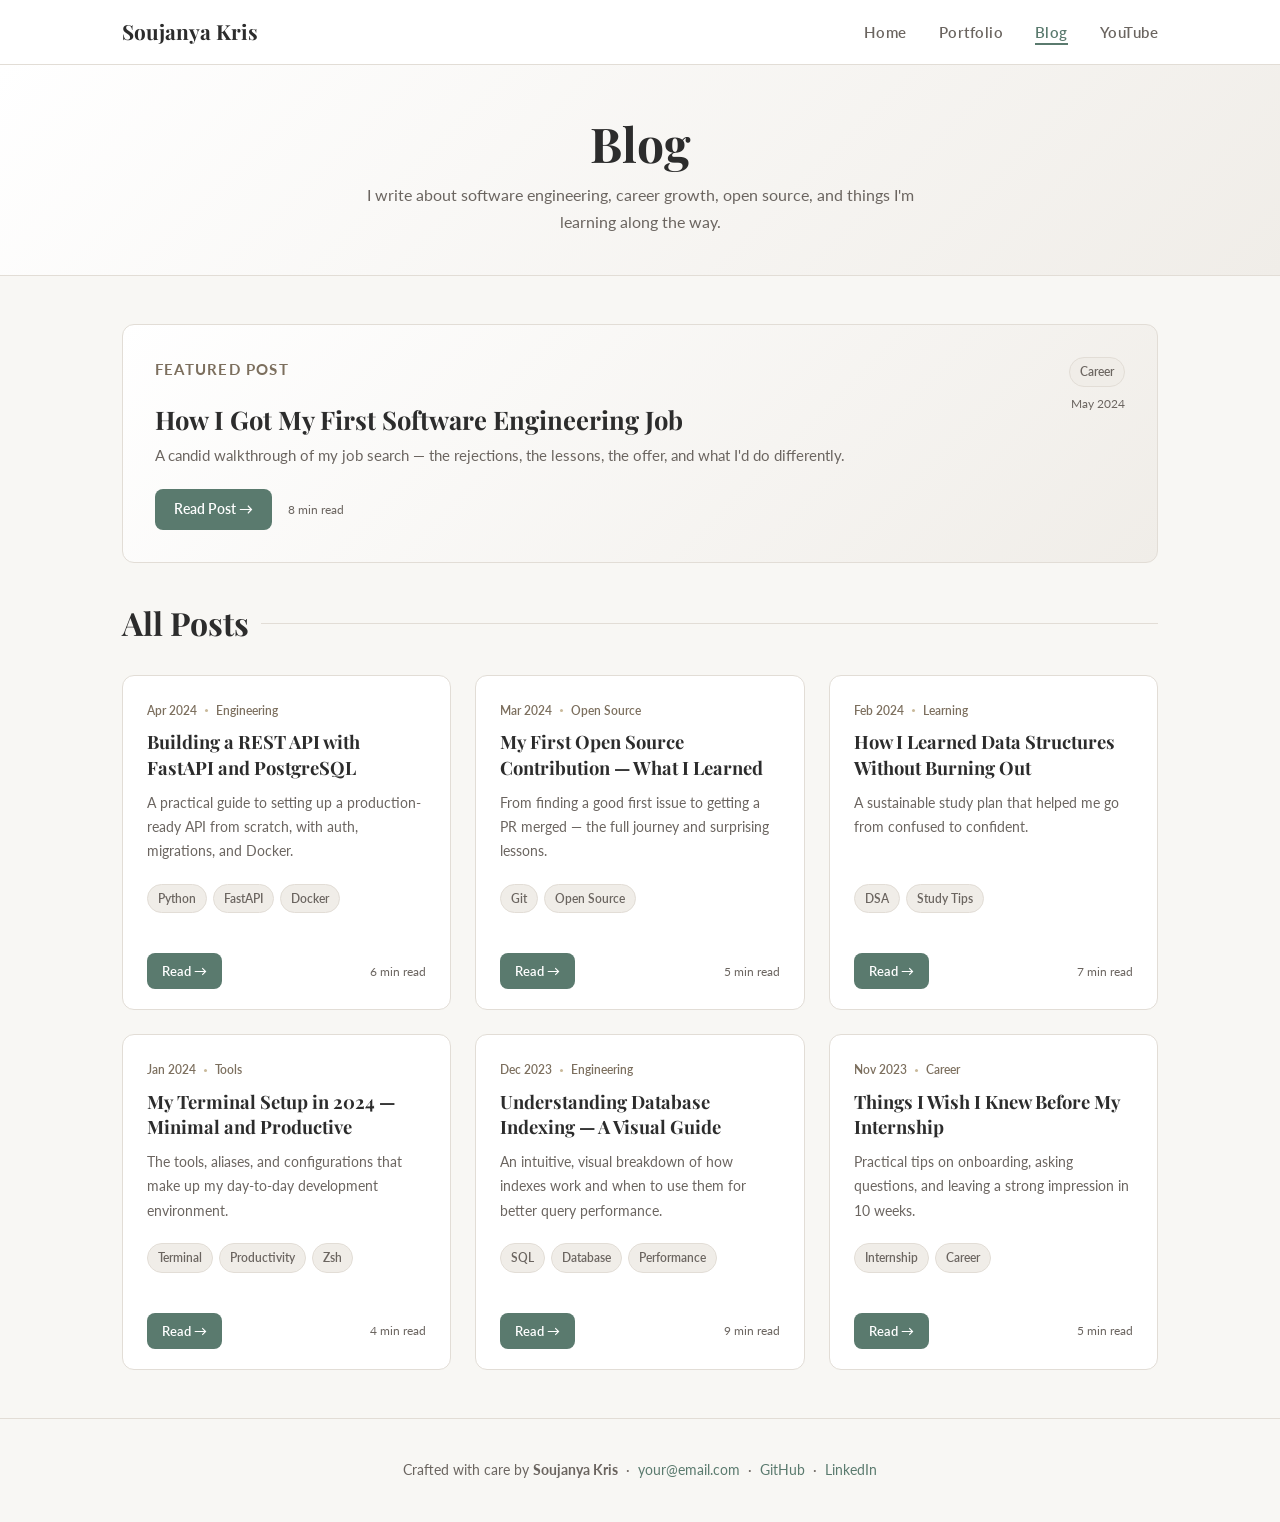
<file: blog.html>
<!DOCTYPE html>
<html lang="en">
<head>
  <meta charset="UTF-8" />
  <meta name="viewport" content="width=device-width, initial-scale=1.0" />
  <title>Blog — Soujanya Kris</title>
  <link rel="preconnect" href="https://fonts.googleapis.com" />
  <link rel="preconnect" href="https://fonts.gstatic.com" crossorigin />
  <link href="https://fonts.googleapis.com/css2?family=Lato:wght@400;600;700&family=Playfair+Display:wght@700&display=swap" rel="stylesheet" />
  <link rel="stylesheet" href="styles.css" />
  <style>
    .blog-grid { display: grid; grid-template-columns: repeat(auto-fill, minmax(320px, 1fr)); gap: 1.5rem; }
    .blog-card { background: var(--surface); border: 1px solid var(--border); border-radius: var(--radius); overflow: hidden; display: flex; flex-direction: column; transition: box-shadow 0.25s, transform 0.25s; }
    .blog-card:hover { box-shadow: var(--shadow-hover); transform: translateY(-3px); }
    .blog-card-body { padding: 1.5rem; flex: 1; display: flex; flex-direction: column; }
    .blog-card-meta { font-size: 0.78rem; color: var(--accent); font-weight: 600; margin-bottom: 0.5rem; display: flex; align-items: center; gap: 0.5rem; }
    .blog-card-meta .dot { width: 3px; height: 3px; border-radius: 50%; background: var(--accent-light); }
    .blog-card h3 { color: var(--text); margin-bottom: 0.6rem; font-size: 1.15rem; line-height: 1.4; }
    .blog-card p { font-size: 0.9rem; flex: 1; margin-bottom: 1.25rem; }
    .blog-card-footer { padding: 0 1.5rem 1.25rem; display: flex; align-items: center; justify-content: space-between; }
    .reading-time { font-size: 0.78rem; color: var(--text-muted); }
    .featured-banner { background: linear-gradient(135deg, var(--surface) 0%, #f0ede8 100%); border: 1px solid var(--border); border-radius: var(--radius); padding: 2rem; margin-bottom: 2.5rem; display: grid; grid-template-columns: 1fr auto; gap: 1.5rem; align-items: start; }
    .featured-label { font-size: 0.75rem; font-weight: 700; text-transform: uppercase; letter-spacing: 0.08em; color: var(--accent); margin-bottom: 0.5rem; }
    .featured-banner h2 { font-size: 1.6rem; color: var(--text); margin-bottom: 0.5rem; }
    .featured-banner p { font-size: 0.95rem; margin-bottom: 1.25rem; }
    @media (max-width: 600px) { .featured-banner { grid-template-columns: 1fr; } }
  </style>
</head>
<body>
<nav>
  <div class="nav-inner">
    <a href="index.html" class="nav-logo">Soujanya Kris</a>
    <ul class="nav-links" id="navLinks">
      <li><a href="index.html">Home</a></li>
      <li><a href="portfolio.html">Portfolio</a></li>
      <li><a href="blog.html" class="active">Blog</a></li>
      <li><a href="youtube.html">YouTube</a></li>
    </ul>
    <button class="nav-toggle" id="navToggle" aria-label="Toggle menu"><span></span><span></span><span></span></button>
  </div>
</nav>
<div class="page-header">
  <h1>Blog</h1>
  <p>I write about software engineering, career growth, open source, and things I'm learning along the way.</p>
</div>
<section class="section">
  <div class="featured-banner">
    <div>
      <p class="featured-label">Featured Post</p>
      <h2>How I Got My First Software Engineering Job</h2>
      <p>A candid walkthrough of my job search — the rejections, the lessons, the offer, and what I'd do differently.</p>
      <div style="display:flex;align-items:center;gap:1rem;">
        <a href="#" class="btn btn-primary">Read Post →</a>
        <span class="reading-time">8 min read</span>
      </div>
    </div>
    <div style="display:flex;flex-direction:column;gap:0.4rem;align-items:flex-end;">
      <span class="tag">Career</span>
      <span style="font-size:0.78rem;color:var(--text-muted);">May 2024</span>
    </div>
  </div>
  <div class="section-title"><h2>All Posts</h2></div>
  <div class="blog-grid">
    <div class="blog-card"><div class="blog-card-body"><div class="blog-card-meta"><span>Apr 2024</span><span class="dot"></span><span>Engineering</span></div><h3>Building a REST API with FastAPI and PostgreSQL</h3><p>A practical guide to setting up a production-ready API from scratch, with auth, migrations, and Docker.</p><div class="card-tags"><span class="tag">Python</span><span class="tag">FastAPI</span><span class="tag">Docker</span></div></div><div class="blog-card-footer"><a href="#" class="btn btn-primary" style="font-size:0.82rem;padding:6px 14px;">Read →</a><span class="reading-time">6 min read</span></div></div>
    <div class="blog-card"><div class="blog-card-body"><div class="blog-card-meta"><span>Mar 2024</span><span class="dot"></span><span>Open Source</span></div><h3>My First Open Source Contribution — What I Learned</h3><p>From finding a good first issue to getting a PR merged — the full journey and surprising lessons.</p><div class="card-tags"><span class="tag">Git</span><span class="tag">Open Source</span></div></div><div class="blog-card-footer"><a href="#" class="btn btn-primary" style="font-size:0.82rem;padding:6px 14px;">Read →</a><span class="reading-time">5 min read</span></div></div>
    <div class="blog-card"><div class="blog-card-body"><div class="blog-card-meta"><span>Feb 2024</span><span class="dot"></span><span>Learning</span></div><h3>How I Learned Data Structures Without Burning Out</h3><p>A sustainable study plan that helped me go from confused to confident.</p><div class="card-tags"><span class="tag">DSA</span><span class="tag">Study Tips</span></div></div><div class="blog-card-footer"><a href="#" class="btn btn-primary" style="font-size:0.82rem;padding:6px 14px;">Read →</a><span class="reading-time">7 min read</span></div></div>
    <div class="blog-card"><div class="blog-card-body"><div class="blog-card-meta"><span>Jan 2024</span><span class="dot"></span><span>Tools</span></div><h3>My Terminal Setup in 2024 — Minimal and Productive</h3><p>The tools, aliases, and configurations that make up my day-to-day development environment.</p><div class="card-tags"><span class="tag">Terminal</span><span class="tag">Productivity</span><span class="tag">Zsh</span></div></div><div class="blog-card-footer"><a href="#" class="btn btn-primary" style="font-size:0.82rem;padding:6px 14px;">Read →</a><span class="reading-time">4 min read</span></div></div>
    <div class="blog-card"><div class="blog-card-body"><div class="blog-card-meta"><span>Dec 2023</span><span class="dot"></span><span>Engineering</span></div><h3>Understanding Database Indexing — A Visual Guide</h3><p>An intuitive, visual breakdown of how indexes work and when to use them for better query performance.</p><div class="card-tags"><span class="tag">SQL</span><span class="tag">Database</span><span class="tag">Performance</span></div></div><div class="blog-card-footer"><a href="#" class="btn btn-primary" style="font-size:0.82rem;padding:6px 14px;">Read →</a><span class="reading-time">9 min read</span></div></div>
    <div class="blog-card"><div class="blog-card-body"><div class="blog-card-meta"><span>Nov 2023</span><span class="dot"></span><span>Career</span></div><h3>Things I Wish I Knew Before My Internship</h3><p>Practical tips on onboarding, asking questions, and leaving a strong impression in 10 weeks.</p><div class="card-tags"><span class="tag">Internship</span><span class="tag">Career</span></div></div><div class="blog-card-footer"><a href="#" class="btn btn-primary" style="font-size:0.82rem;padding:6px 14px;">Read →</a><span class="reading-time">5 min read</span></div></div>
  </div>
</section>
<footer>
  <p>Crafted with care by <strong>Soujanya Kris</strong> &nbsp;·&nbsp; <a href="mailto:your@email.com">your@email.com</a> &nbsp;·&nbsp; <a href="https://github.com/soujanyakris" target="_blank" rel="noopener">GitHub</a> &nbsp;·&nbsp; <a href="https://linkedin.com/in/yourprofile" target="_blank" rel="noopener">LinkedIn</a></p>
</footer>
<script>document.getElementById('navToggle').addEventListener('click',()=>{document.getElementById('navLinks').classList.toggle('open');});</script>
</body>
</html>
</file>
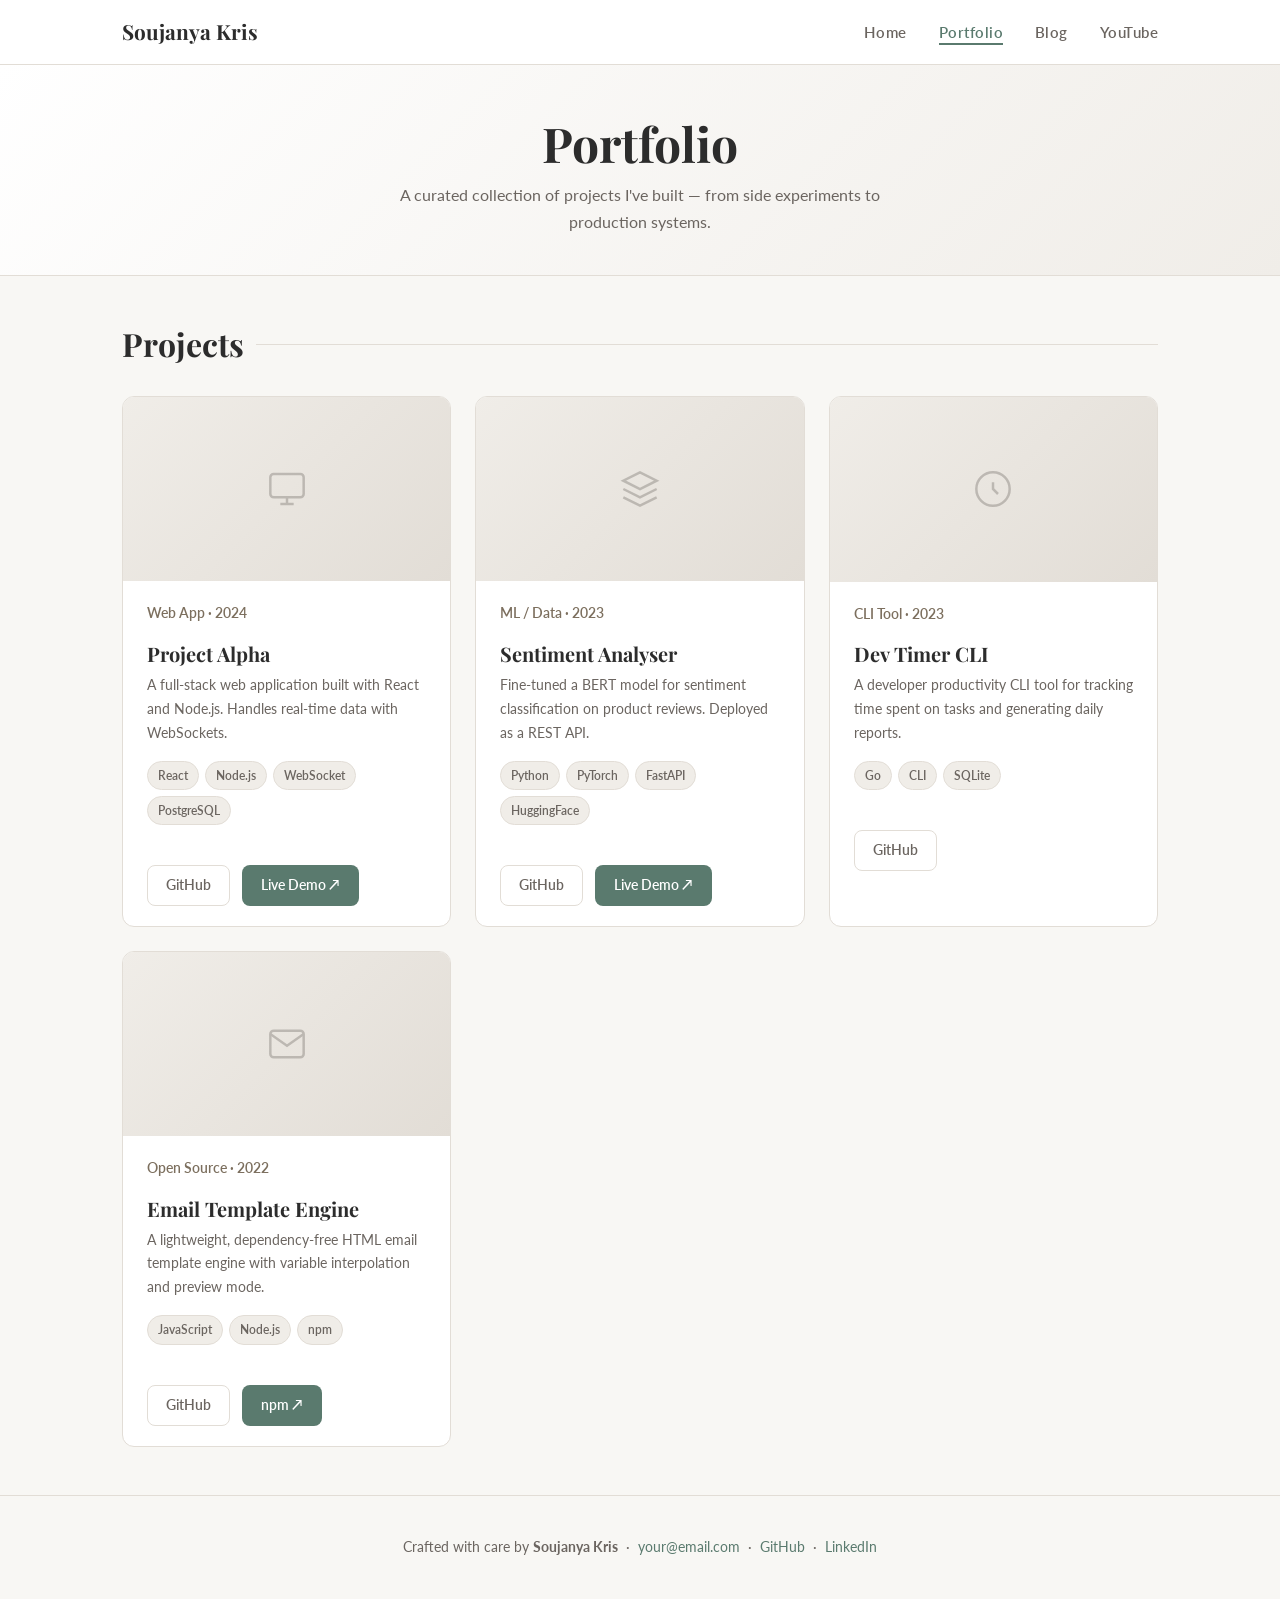
<file: portfolio.html>
<!DOCTYPE html>
<html lang="en">
<head>
  <meta charset="UTF-8" />
  <meta name="viewport" content="width=device-width, initial-scale=1.0" />
  <title>Portfolio — Soujanya Kris</title>
  <link rel="preconnect" href="https://fonts.googleapis.com" />
  <link rel="preconnect" href="https://fonts.gstatic.com" crossorigin />
  <link href="https://fonts.googleapis.com/css2?family=Lato:wght@400;600;700&family=Playfair+Display:wght@700&display=swap" rel="stylesheet" />
  <link rel="stylesheet" href="styles.css" />
</head>
<body>
<nav>
  <div class="nav-inner">
    <a href="index.html" class="nav-logo">Soujanya Kris</a>
    <ul class="nav-links" id="navLinks">
      <li><a href="index.html">Home</a></li>
      <li><a href="portfolio.html" class="active">Portfolio</a></li>
      <li><a href="blog.html">Blog</a></li>
      <li><a href="youtube.html">YouTube</a></li>
    </ul>
    <button class="nav-toggle" id="navToggle" aria-label="Toggle menu"><span></span><span></span><span></span></button>
  </div>
</nav>
<div class="page-header">
  <h1>Portfolio</h1>
  <p>A curated collection of projects I've built — from side experiments to production systems.</p>
</div>
<section class="section">
  <div class="section-title"><h2>Projects</h2></div>
  <div class="cards-grid">
    <div class="card">
      <div class="card-thumb-placeholder"><svg width="40" height="40" viewBox="0 0 24 24" fill="none" stroke="currentColor" stroke-width="1.5" opacity="0.35"><rect x="2" y="3" width="20" height="14" rx="2"/><path d="M8 21h8M12 17v4"/></svg></div>
      <div class="card-body"><p class="card-meta">Web App · 2024</p><h3>Project Alpha</h3><p>A full-stack web application built with React and Node.js. Handles real-time data with WebSockets.</p><div class="card-tags"><span class="tag">React</span><span class="tag">Node.js</span><span class="tag">WebSocket</span><span class="tag">PostgreSQL</span></div></div>
      <div class="card-footer"><a href="https://github.com/soujanyakris" target="_blank" rel="noopener" class="btn btn-outline">GitHub</a><a href="#" class="btn btn-primary">Live Demo ↗</a></div>
    </div>
    <div class="card">
      <div class="card-thumb-placeholder"><svg width="40" height="40" viewBox="0 0 24 24" fill="none" stroke="currentColor" stroke-width="1.5" opacity="0.35"><path d="M12 2L2 7l10 5 10-5-10-5z"/><path d="M2 17l10 5 10-5"/><path d="M2 12l10 5 10-5"/></svg></div>
      <div class="card-body"><p class="card-meta">ML / Data · 2023</p><h3>Sentiment Analyser</h3><p>Fine-tuned a BERT model for sentiment classification on product reviews. Deployed as a REST API.</p><div class="card-tags"><span class="tag">Python</span><span class="tag">PyTorch</span><span class="tag">FastAPI</span><span class="tag">HuggingFace</span></div></div>
      <div class="card-footer"><a href="https://github.com/soujanyakris" target="_blank" rel="noopener" class="btn btn-outline">GitHub</a><a href="#" class="btn btn-primary">Live Demo ↗</a></div>
    </div>
    <div class="card">
      <div class="card-thumb-placeholder"><svg width="40" height="40" viewBox="0 0 24 24" fill="none" stroke="currentColor" stroke-width="1.5" opacity="0.35"><circle cx="12" cy="12" r="10"/><path d="M12 8v4l3 3"/></svg></div>
      <div class="card-body"><p class="card-meta">CLI Tool · 2023</p><h3>Dev Timer CLI</h3><p>A developer productivity CLI tool for tracking time spent on tasks and generating daily reports.</p><div class="card-tags"><span class="tag">Go</span><span class="tag">CLI</span><span class="tag">SQLite</span></div></div>
      <div class="card-footer"><a href="https://github.com/soujanyakris" target="_blank" rel="noopener" class="btn btn-outline">GitHub</a></div>
    </div>
    <div class="card">
      <div class="card-thumb-placeholder"><svg width="40" height="40" viewBox="0 0 24 24" fill="none" stroke="currentColor" stroke-width="1.5" opacity="0.35"><path d="M4 4h16c1.1 0 2 .9 2 2v12c0 1.1-.9 2-2 2H4c-1.1 0-2-.9-2-2V6c0-1.1.9-2 2-2z"/><polyline points="22,6 12,13 2,6"/></svg></div>
      <div class="card-body"><p class="card-meta">Open Source · 2022</p><h3>Email Template Engine</h3><p>A lightweight, dependency-free HTML email template engine with variable interpolation and preview mode.</p><div class="card-tags"><span class="tag">JavaScript</span><span class="tag">Node.js</span><span class="tag">npm</span></div></div>
      <div class="card-footer"><a href="https://github.com/soujanyakris" target="_blank" rel="noopener" class="btn btn-outline">GitHub</a><a href="#" class="btn btn-primary">npm ↗</a></div>
    </div>
  </div>
</section>
<footer>
  <p>Crafted with care by <strong>Soujanya Kris</strong> &nbsp;·&nbsp; <a href="mailto:your@email.com">your@email.com</a> &nbsp;·&nbsp; <a href="https://github.com/soujanyakris" target="_blank" rel="noopener">GitHub</a> &nbsp;·&nbsp; <a href="https://linkedin.com/in/yourprofile" target="_blank" rel="noopener">LinkedIn</a></p>
</footer>
<script>document.getElementById('navToggle').addEventListener('click',()=>{document.getElementById('navLinks').classList.toggle('open');});</script>
</body>
</html>
</file>
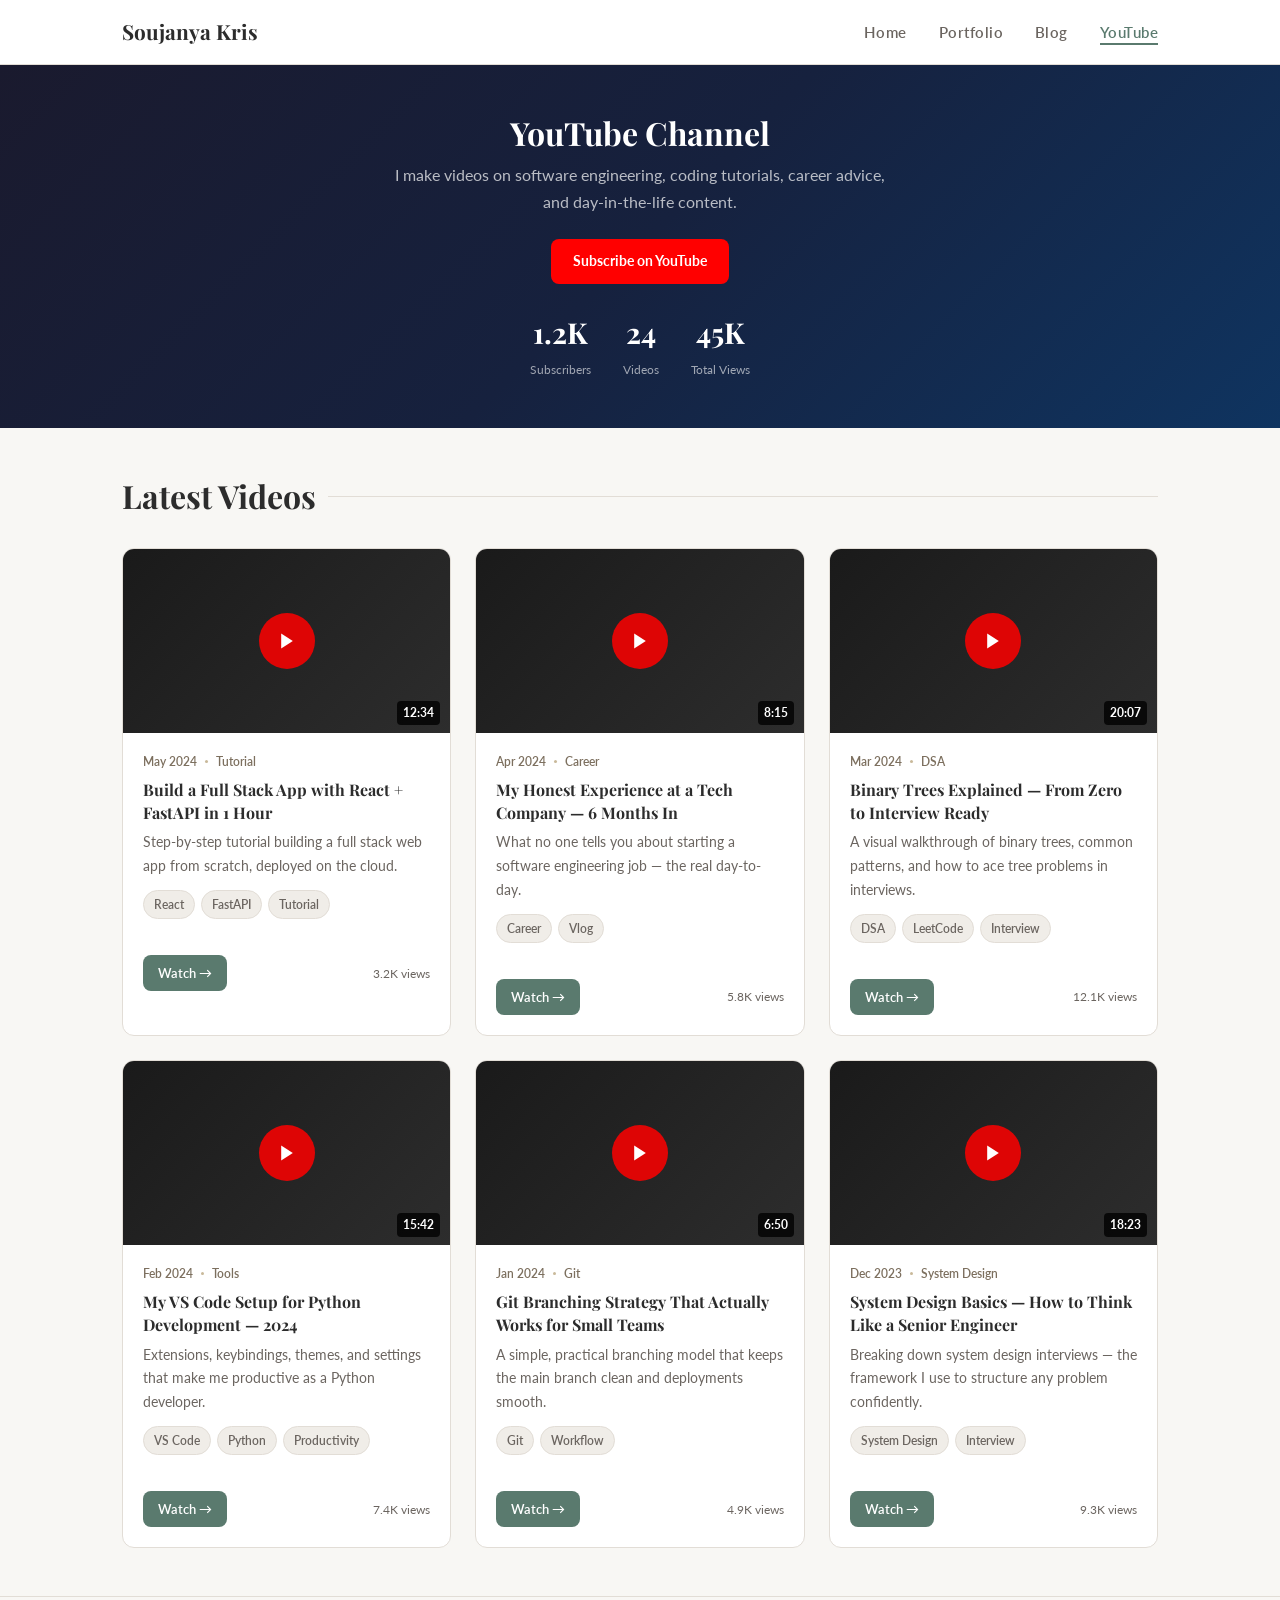
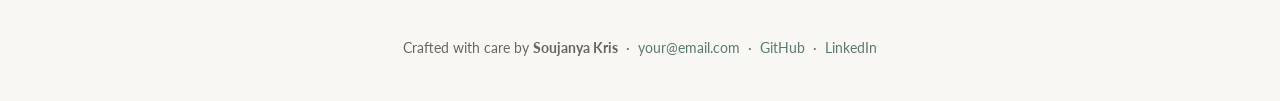
<file: youtube.html>
<!DOCTYPE html>
<html lang="en">
<head>
  <meta charset="UTF-8" />
  <meta name="viewport" content="width=device-width, initial-scale=1.0" />
  <title>YouTube — Soujanya Kris</title>
  <link rel="preconnect" href="https://fonts.googleapis.com" />
  <link rel="preconnect" href="https://fonts.gstatic.com" crossorigin />
  <link href="https://fonts.googleapis.com/css2?family=Lato:wght@400;600;700&family=Playfair+Display:wght@700&display=swap" rel="stylesheet" />
  <link rel="stylesheet" href="styles.css" />
  <style>
    .yt-grid { display: grid; grid-template-columns: repeat(auto-fill, minmax(320px, 1fr)); gap: 1.5rem; }
    .yt-card { background: var(--surface); border: 1px solid var(--border); border-radius: var(--radius); overflow: hidden; transition: box-shadow 0.25s, transform 0.25s; }
    .yt-card:hover { box-shadow: var(--shadow-hover); transform: translateY(-3px); }
    .yt-thumb-placeholder { width: 100%; aspect-ratio: 16/9; background: linear-gradient(135deg, #1a1a1a 0%, #2d2d2d 100%); display: flex; align-items: center; justify-content: center; cursor: pointer; position: relative; }
    .yt-play-btn { width: 56px; height: 56px; border-radius: 50%; background: rgba(255,0,0,0.85); display: flex; align-items: center; justify-content: center; transition: transform 0.2s, background 0.2s; }
    .yt-thumb-placeholder:hover .yt-play-btn { transform: scale(1.1); background: #ff0000; }
    .yt-duration { position: absolute; bottom: 8px; right: 10px; background: rgba(0,0,0,0.8); color: #fff; font-size: 0.75rem; font-weight: 700; padding: 2px 6px; border-radius: 4px; }
    .yt-card-body { padding: 1.1rem 1.25rem 1.25rem; }
    .yt-card-meta { font-size: 0.78rem; color: var(--accent); font-weight: 600; margin-bottom: 0.35rem; display: flex; align-items: center; gap: 0.5rem; }
    .yt-card-meta .dot { width: 3px; height: 3px; border-radius: 50%; background: var(--accent-light); }
    .yt-card h3 { color: var(--text); font-size: 1rem; margin-bottom: 0.4rem; line-height: 1.45; }
    .yt-card p { font-size: 0.875rem; margin-bottom: 0.75rem; }
    .views { font-size: 0.78rem; color: var(--text-muted); }
    .channel-banner { background: linear-gradient(135deg, #1a1a2e 0%, #16213e 50%, #0f3460 100%); padding: 3rem 2rem; text-align: center; color: #fff; }
    .channel-banner h2 { color: #fff; margin-bottom: 0.5rem; }
    .channel-banner p { color: rgba(255,255,255,0.7); max-width: 500px; margin: 0 auto 1.5rem; }
    .yt-subscribe-btn { display: inline-flex; align-items: center; gap: 8px; background: #ff0000; color: #fff; padding: 10px 22px; border-radius: 8px; font-weight: 700; font-size: 0.9rem; transition: background 0.2s; text-decoration: none; }
    .yt-subscribe-btn:hover { background: #cc0000; color: #fff; }
    .stats-row { display: flex; gap: 2rem; justify-content: center; margin-top: 1.5rem; flex-wrap: wrap; }
    .stat { text-align: center; }
    .stat-num { font-family: var(--font-heading); font-size: 1.8rem; color: #fff; font-weight: 700; }
    .stat-label { font-size: 0.78rem; color: rgba(255,255,255,0.6); margin-top: 2px; }
  </style>
</head>
<body>
<nav>
  <div class="nav-inner">
    <a href="index.html" class="nav-logo">Soujanya Kris</a>
    <ul class="nav-links" id="navLinks">
      <li><a href="index.html">Home</a></li>
      <li><a href="portfolio.html">Portfolio</a></li>
      <li><a href="blog.html">Blog</a></li>
      <li><a href="youtube.html" class="active">YouTube</a></li>
    </ul>
    <button class="nav-toggle" id="navToggle" aria-label="Toggle menu"><span></span><span></span><span></span></button>
  </div>
</nav>
<div class="channel-banner">
  <h2>YouTube Channel</h2>
  <p>I make videos on software engineering, coding tutorials, career advice, and day-in-the-life content.</p>
  <a href="https://youtube.com/@yourchannel" target="_blank" rel="noopener" class="yt-subscribe-btn">Subscribe on YouTube</a>
  <div class="stats-row">
    <div class="stat"><div class="stat-num">1.2K</div><div class="stat-label">Subscribers</div></div>
    <div class="stat"><div class="stat-num">24</div><div class="stat-label">Videos</div></div>
    <div class="stat"><div class="stat-num">45K</div><div class="stat-label">Total Views</div></div>
  </div>
</div>
<section class="section">
  <div class="section-title"><h2>Latest Videos</h2></div>
  <div class="yt-grid">
    <div class="yt-card"><div class="yt-thumb-placeholder" onclick="embedVideo(this,'VIDEO_ID_1')"><div class="yt-play-btn"><svg width="20" height="20" viewBox="0 0 24 24" fill="#fff"><polygon points="5 3 19 12 5 21 5 3"/></svg></div><span class="yt-duration">12:34</span></div><div class="yt-card-body"><div class="yt-card-meta"><span>May 2024</span><span class="dot"></span><span>Tutorial</span></div><h3>Build a Full Stack App with React + FastAPI in 1 Hour</h3><p>Step-by-step tutorial building a full stack web app from scratch, deployed on the cloud.</p><div class="card-tags"><span class="tag">React</span><span class="tag">FastAPI</span><span class="tag">Tutorial</span></div></div><div style="padding:0 1.25rem 1.25rem;display:flex;justify-content:space-between;align-items:center;"><a href="https://youtube.com/@yourchannel" target="_blank" rel="noopener" class="btn btn-primary" style="font-size:0.82rem;padding:6px 14px;">Watch →</a><span class="views">3.2K views</span></div></div>
    <div class="yt-card"><div class="yt-thumb-placeholder" onclick="embedVideo(this,'VIDEO_ID_2')"><div class="yt-play-btn"><svg width="20" height="20" viewBox="0 0 24 24" fill="#fff"><polygon points="5 3 19 12 5 21 5 3"/></svg></div><span class="yt-duration">8:15</span></div><div class="yt-card-body"><div class="yt-card-meta"><span>Apr 2024</span><span class="dot"></span><span>Career</span></div><h3>My Honest Experience at a Tech Company — 6 Months In</h3><p>What no one tells you about starting a software engineering job — the real day-to-day.</p><div class="card-tags"><span class="tag">Career</span><span class="tag">Vlog</span></div></div><div style="padding:0 1.25rem 1.25rem;display:flex;justify-content:space-between;align-items:center;"><a href="https://youtube.com/@yourchannel" target="_blank" rel="noopener" class="btn btn-primary" style="font-size:0.82rem;padding:6px 14px;">Watch →</a><span class="views">5.8K views</span></div></div>
    <div class="yt-card"><div class="yt-thumb-placeholder" onclick="embedVideo(this,'VIDEO_ID_3')"><div class="yt-play-btn"><svg width="20" height="20" viewBox="0 0 24 24" fill="#fff"><polygon points="5 3 19 12 5 21 5 3"/></svg></div><span class="yt-duration">20:07</span></div><div class="yt-card-body"><div class="yt-card-meta"><span>Mar 2024</span><span class="dot"></span><span>DSA</span></div><h3>Binary Trees Explained — From Zero to Interview Ready</h3><p>A visual walkthrough of binary trees, common patterns, and how to ace tree problems in interviews.</p><div class="card-tags"><span class="tag">DSA</span><span class="tag">LeetCode</span><span class="tag">Interview</span></div></div><div style="padding:0 1.25rem 1.25rem;display:flex;justify-content:space-between;align-items:center;"><a href="https://youtube.com/@yourchannel" target="_blank" rel="noopener" class="btn btn-primary" style="font-size:0.82rem;padding:6px 14px;">Watch →</a><span class="views">12.1K views</span></div></div>
    <div class="yt-card"><div class="yt-thumb-placeholder" onclick="embedVideo(this,'VIDEO_ID_4')"><div class="yt-play-btn"><svg width="20" height="20" viewBox="0 0 24 24" fill="#fff"><polygon points="5 3 19 12 5 21 5 3"/></svg></div><span class="yt-duration">15:42</span></div><div class="yt-card-body"><div class="yt-card-meta"><span>Feb 2024</span><span class="dot"></span><span>Tools</span></div><h3>My VS Code Setup for Python Development — 2024</h3><p>Extensions, keybindings, themes, and settings that make me productive as a Python developer.</p><div class="card-tags"><span class="tag">VS Code</span><span class="tag">Python</span><span class="tag">Productivity</span></div></div><div style="padding:0 1.25rem 1.25rem;display:flex;justify-content:space-between;align-items:center;"><a href="https://youtube.com/@yourchannel" target="_blank" rel="noopener" class="btn btn-primary" style="font-size:0.82rem;padding:6px 14px;">Watch →</a><span class="views">7.4K views</span></div></div>
    <div class="yt-card"><div class="yt-thumb-placeholder" onclick="embedVideo(this,'VIDEO_ID_5')"><div class="yt-play-btn"><svg width="20" height="20" viewBox="0 0 24 24" fill="#fff"><polygon points="5 3 19 12 5 21 5 3"/></svg></div><span class="yt-duration">6:50</span></div><div class="yt-card-body"><div class="yt-card-meta"><span>Jan 2024</span><span class="dot"></span><span>Git</span></div><h3>Git Branching Strategy That Actually Works for Small Teams</h3><p>A simple, practical branching model that keeps the main branch clean and deployments smooth.</p><div class="card-tags"><span class="tag">Git</span><span class="tag">Workflow</span></div></div><div style="padding:0 1.25rem 1.25rem;display:flex;justify-content:space-between;align-items:center;"><a href="https://youtube.com/@yourchannel" target="_blank" rel="noopener" class="btn btn-primary" style="font-size:0.82rem;padding:6px 14px;">Watch →</a><span class="views">4.9K views</span></div></div>
    <div class="yt-card"><div class="yt-thumb-placeholder" onclick="embedVideo(this,'VIDEO_ID_6')"><div class="yt-play-btn"><svg width="20" height="20" viewBox="0 0 24 24" fill="#fff"><polygon points="5 3 19 12 5 21 5 3"/></svg></div><span class="yt-duration">18:23</span></div><div class="yt-card-body"><div class="yt-card-meta"><span>Dec 2023</span><span class="dot"></span><span>System Design</span></div><h3>System Design Basics — How to Think Like a Senior Engineer</h3><p>Breaking down system design interviews — the framework I use to structure any problem confidently.</p><div class="card-tags"><span class="tag">System Design</span><span class="tag">Interview</span></div></div><div style="padding:0 1.25rem 1.25rem;display:flex;justify-content:space-between;align-items:center;"><a href="https://youtube.com/@yourchannel" target="_blank" rel="noopener" class="btn btn-primary" style="font-size:0.82rem;padding:6px 14px;">Watch →</a><span class="views">9.3K views</span></div></div>
  </div>
</section>
<footer>
  <p>Crafted with care by <strong>Soujanya Kris</strong> &nbsp;·&nbsp; <a href="mailto:your@email.com">your@email.com</a> &nbsp;·&nbsp; <a href="https://github.com/soujanyakris" target="_blank" rel="noopener">GitHub</a> &nbsp;·&nbsp; <a href="https://linkedin.com/in/yourprofile" target="_blank" rel="noopener">LinkedIn</a></p>
</footer>
<script>
  document.getElementById('navToggle').addEventListener('click',()=>{document.getElementById('navLinks').classList.toggle('open');});
  function embedVideo(placeholder, videoId) {
    if (videoId.startsWith('VIDEO_ID')) return;
    const iframe = document.createElement('iframe');
    iframe.src = `https://www.youtube.com/embed/${videoId}?autoplay=1`;
    iframe.allow = 'autoplay; encrypted-media'; iframe.allowFullscreen = true;
    iframe.style.cssText = 'width:100%;height:100%;border:none;';
    placeholder.replaceWith(iframe);
  }
</script>
</body>
</html>
</file>
<file: styles.css>
*, *::before, *::after { box-sizing: border-box; margin: 0; padding: 0; }
:root {
  --bg: #f8f7f4; --surface: #ffffff; --surface-alt: #f0ede8; --border: #e2ddd6;
  --text: #2c2c2c; --text-muted: #6b6560; --accent: #7c6f5e; --accent-light: #c9b99a;
  --link: #5a7a6e; --link-hover: #3d5c51; --radius: 12px;
  --shadow: 0 2px 16px rgba(0,0,0,0.07); --shadow-hover: 0 6px 28px rgba(0,0,0,0.12);
  --font: 'Lato', 'Segoe UI', sans-serif; --font-heading: 'Playfair Display', Georgia, serif;
}
html { scroll-behavior: smooth; }
body { font-family: var(--font); background: var(--bg); color: var(--text); line-height: 1.7; min-height: 100vh; }
h1, h2, h3, h4 { font-family: var(--font-heading); font-weight: 700; line-height: 1.25; }
h1 { font-size: clamp(2rem, 5vw, 3rem); } h2 { font-size: clamp(1.5rem, 3vw, 2rem); } h3 { font-size: 1.25rem; }
p { color: var(--text-muted); } a { color: var(--link); text-decoration: none; transition: color 0.2s; } a:hover { color: var(--link-hover); }
nav { background: var(--surface); border-bottom: 1px solid var(--border); position: sticky; top: 0; z-index: 100; backdrop-filter: blur(8px); }
.nav-inner { max-width: 1100px; margin: auto; padding: 0 2rem; height: 64px; display: flex; align-items: center; justify-content: space-between; }
.nav-logo { font-family: var(--font-heading); font-size: 1.3rem; font-weight: 700; color: var(--text); }
.nav-links { display: flex; gap: 2rem; list-style: none; }
.nav-links a { font-size: 0.95rem; font-weight: 600; color: var(--text-muted); letter-spacing: 0.03em; padding-bottom: 2px; border-bottom: 2px solid transparent; transition: color 0.2s, border-color 0.2s; }
.nav-links a:hover, .nav-links a.active { color: var(--link); border-color: var(--link); }
.nav-toggle { display: none; background: none; border: none; cursor: pointer; padding: 4px; }
.nav-toggle span { display: block; width: 22px; height: 2px; background: var(--text); margin: 5px 0; }
.hero { max-width: 1100px; margin: 0 auto; padding: 5rem 2rem 3rem; display: grid; grid-template-columns: auto 1fr; gap: 4rem; align-items: center; }
.avatar-wrap { position: relative; }
.avatar-ring { width: 180px; height: 180px; border-radius: 50%; background: var(--surface-alt); border: 3px solid var(--border); overflow: hidden; display: flex; align-items: center; justify-content: center; cursor: pointer; transition: border-color 0.3s, box-shadow 0.3s; position: relative; }
.avatar-ring:hover { border-color: var(--accent-light); box-shadow: var(--shadow-hover); }
.avatar-ring img { width: 100%; height: 100%; object-fit: cover; }
.avatar-placeholder { display: flex; flex-direction: column; align-items: center; gap: 8px; color: var(--text-muted); font-size: 0.8rem; text-align: center; padding: 1rem; }
.avatar-placeholder svg { opacity: 0.4; }
.avatar-overlay { position: absolute; inset: 0; border-radius: 50%; background: rgba(0,0,0,0.35); display: flex; align-items: center; justify-content: center; opacity: 0; transition: opacity 0.3s; color: #fff; font-size: 0.75rem; font-weight: 600; text-align: center; flex-direction: column; gap: 4px; }
.avatar-ring:hover .avatar-overlay { opacity: 1; }
#photo-input { display: none; }
.hero-text h1 { color: var(--text); margin-bottom: 0.35rem; }
.hero-subtitle { font-size: 1.1rem; color: var(--accent); font-weight: 600; margin-bottom: 1rem; }
.hero-bio { font-size: 1rem; max-width: 540px; margin-bottom: 1.5rem; }
.contact-row { display: flex; flex-wrap: wrap; gap: 0.75rem; }
.contact-pill { display: inline-flex; align-items: center; gap: 6px; padding: 6px 14px; border-radius: 999px; background: var(--surface); border: 1px solid var(--border); font-size: 0.85rem; font-weight: 600; color: var(--text-muted); transition: background 0.2s, border-color 0.2s, color 0.2s; }
.contact-pill:hover { background: var(--surface-alt); border-color: var(--accent-light); color: var(--link); }
.contact-pill svg { flex-shrink: 0; }
.section { max-width: 1100px; margin: 0 auto; padding: 3rem 2rem; }
.section-title { display: flex; align-items: center; gap: 0.75rem; margin-bottom: 2rem; }
.section-title h2 { color: var(--text); }
.section-title::after { content: ''; flex: 1; height: 1px; background: var(--border); }
.divider { border: none; border-top: 1px solid var(--border); margin: 0 2rem; }
.timeline { display: flex; flex-direction: column; }
.timeline-item { display: grid; grid-template-columns: 120px 1fr; gap: 0 2rem; position: relative; }
.timeline-item::before { content: ''; position: absolute; left: 136px; top: 28px; bottom: -1px; width: 1px; background: var(--border); }
.timeline-item:last-child::before { display: none; }
.timeline-year { padding-top: 4px; font-size: 0.82rem; font-weight: 700; color: var(--accent); text-align: right; letter-spacing: 0.04em; }
.timeline-body { padding: 0 0 2.5rem 2rem; position: relative; }
.timeline-body::before { content: ''; position: absolute; left: -5px; top: 8px; width: 10px; height: 10px; border-radius: 50%; background: var(--accent-light); border: 2px solid var(--surface); box-shadow: 0 0 0 2px var(--accent-light); }
.timeline-body h3 { color: var(--text); margin-bottom: 0.15rem; }
.timeline-body .org { font-size: 0.9rem; color: var(--accent); font-weight: 600; margin-bottom: 0.4rem; }
.timeline-body p { font-size: 0.92rem; }
.tag { display: inline-block; padding: 3px 10px; border-radius: 999px; background: var(--surface-alt); border: 1px solid var(--border); font-size: 0.78rem; font-weight: 600; color: var(--text-muted); }
.cards-grid { display: grid; grid-template-columns: repeat(auto-fill, minmax(300px, 1fr)); gap: 1.5rem; }
.card { background: var(--surface); border: 1px solid var(--border); border-radius: var(--radius); overflow: hidden; transition: box-shadow 0.25s, transform 0.25s; }
.card:hover { box-shadow: var(--shadow-hover); transform: translateY(-3px); }
.card-thumb-placeholder { width: 100%; aspect-ratio: 16/9; background: linear-gradient(135deg, var(--surface-alt) 0%, var(--border) 100%); display: flex; align-items: center; justify-content: center; color: var(--text-muted); }
.card-body { padding: 1.25rem 1.5rem 1.5rem; }
.card-meta { font-size: 0.78rem; color: var(--accent); font-weight: 600; margin-bottom: 0.4rem; }
.card-body h3 { color: var(--text); margin-bottom: 0.4rem; }
.card-body p { font-size: 0.88rem; margin-bottom: 1rem; }
.card-tags { display: flex; flex-wrap: wrap; gap: 6px; margin-bottom: 1rem; }
.card-footer { padding: 0 1.5rem 1.25rem; display: flex; gap: 0.75rem; }
.btn { display: inline-flex; align-items: center; gap: 6px; padding: 8px 18px; border-radius: 8px; font-size: 0.85rem; font-weight: 600; transition: background 0.2s, color 0.2s; cursor: pointer; border: 1px solid transparent; }
.btn-primary { background: var(--link); color: #fff; } .btn-primary:hover { background: var(--link-hover); color: #fff; }
.btn-outline { background: transparent; border-color: var(--border); color: var(--text-muted); } .btn-outline:hover { background: var(--surface-alt); border-color: var(--accent-light); color: var(--link); }
.page-header { background: linear-gradient(135deg, var(--surface) 0%, var(--surface-alt) 100%); border-bottom: 1px solid var(--border); padding: 3rem 2rem 2.5rem; text-align: center; }
.page-header h1 { margin-bottom: 0.5rem; } .page-header p { max-width: 560px; margin: auto; font-size: 1rem; }
footer { border-top: 1px solid var(--border); padding: 2.5rem 2rem; text-align: center; color: var(--text-muted); font-size: 0.85rem; }
footer a { color: var(--link); }
#toast { position: fixed; bottom: 2rem; right: 2rem; background: var(--text); color: #fff; padding: 12px 20px; border-radius: 8px; font-size: 0.88rem; font-weight: 600; box-shadow: var(--shadow-hover); transform: translateY(80px); opacity: 0; transition: transform 0.35s, opacity 0.35s; pointer-events: none; z-index: 9999; }
#toast.show { transform: translateY(0); opacity: 1; }
@media (max-width: 700px) {
  .hero { grid-template-columns: 1fr; gap: 2rem; text-align: center; justify-items: center; }
  .hero-bio { margin-inline: auto; } .contact-row { justify-content: center; }
  .timeline-item { grid-template-columns: 1fr; } .timeline-year { text-align: left; }
  .timeline-item::before { display: none; } .timeline-body { padding-left: 1rem; }
  .nav-links { display: none; flex-direction: column; position: absolute; top: 64px; left: 0; right: 0; background: var(--surface); border-bottom: 1px solid var(--border); padding: 1rem 2rem; gap: 1rem; }
  .nav-links.open { display: flex; } .nav-toggle { display: block; }
}
</file>
